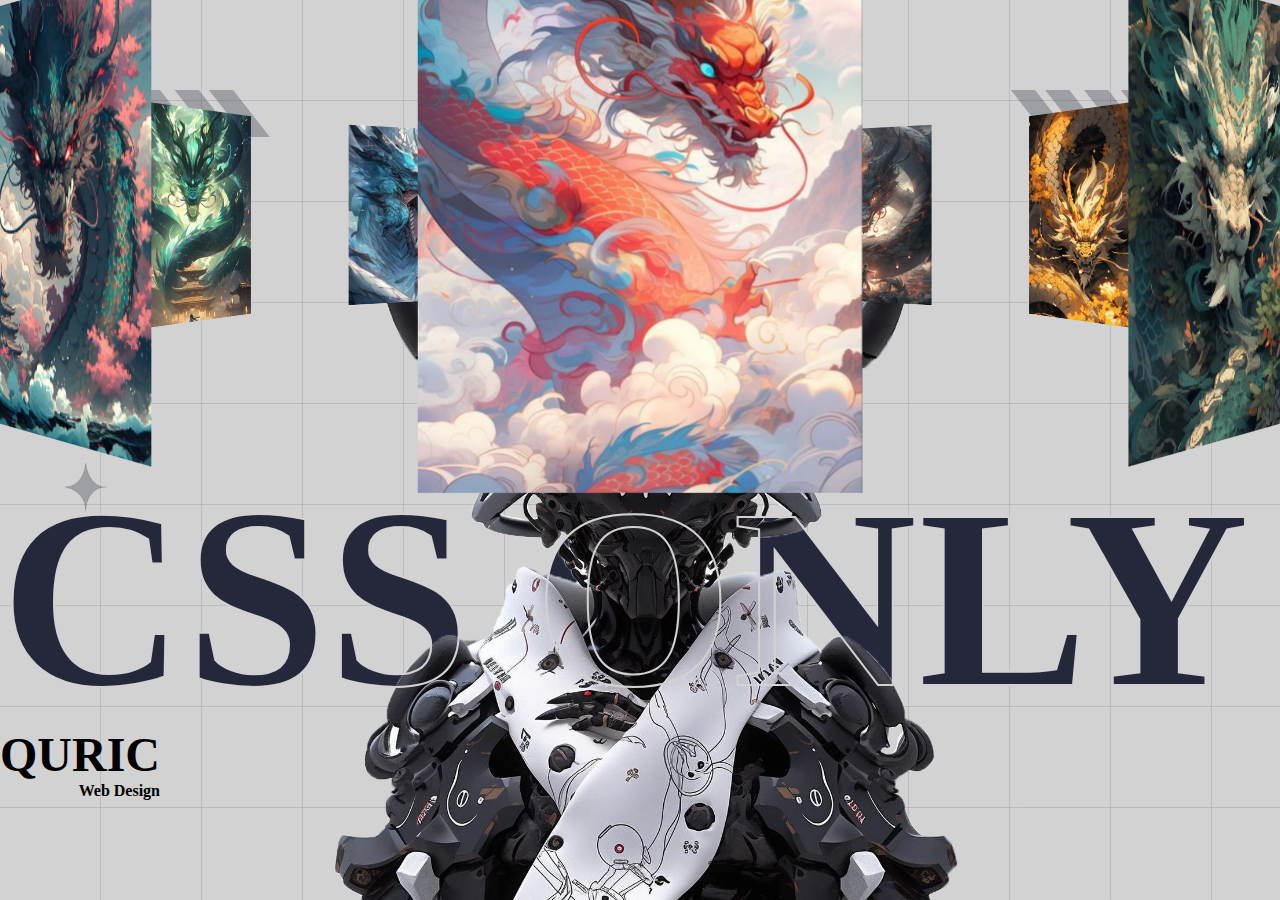
<file: 3D Slider Floating/index.html>
<!DOCTYPE html>
<html lang="en">
  <head>
    <meta charset="UTF-8" />
    <meta name="viewport" content="width=device-width, initial-scale=1.0" />
    <title>Document</title>
    <style>
      * {
        margin: 0;
        padding: 0;
        box-sizing: border-box;
      }
      body {
        background-color: #d2d2d2;
        background-image: repeating-linear-gradient(
            to right,
            transparent 0 100px,
            #25283b22 100px 101px
          ),
          repeating-linear-gradient(
            to bottom,
            transparent 0 100px,
            #25283b22 100px 101px
          );
      }

      body::before {
        position: absolute;
        width: min(1400px, 90vw);
        top: 10%;
        left: 50%;
        height: 90%;
        transform: translateX(-50%);
        content: "";
        background-image: url(images/bg.png);
        background-size: 100%;
        background-repeat: no-repeat;
        background-position: top center;
        pointer-events: none;
      }
    </style>
    <link rel="stylesheet" href="style.css" />
  </head>
  <body>
    <div class="banner">
      <div class="slider" style="--quantity: 10">
        <div class="item" style="--position: 1">
          <img src="images/dragon_1.jpg" alt="" />
        </div>
        <div class="item" style="--position: 2">
          <img src="images/dragon_2.jpg" alt="" />
        </div>
        <div class="item" style="--position: 3">
          <img src="images/dragon_3.jpg" alt="" />
        </div>
        <div class="item" style="--position: 4">
          <img src="images/dragon_4.jpg" alt="" />
        </div>
        <div class="item" style="--position: 5">
          <img src="images/dragon_5.jpg" alt="" />
        </div>
        <div class="item" style="--position: 6">
          <img src="images/dragon_6.jpg" alt="" />
        </div>
        <div class="item" style="--position: 7">
          <img src="images/dragon_7.jpg" alt="" />
        </div>
        <div class="item" style="--position: 8">
          <img src="images/dragon_8.jpg" alt="" />
        </div>
        <div class="item" style="--position: 9">
          <img src="images/dragon_9.jpg" alt="" />
        </div>
        <div class="item" style="--position: 10">
          <img src="images/dragon_10.jpg" alt="" />
        </div>
      </div>
      <div class="content">
        <h1 data-content="CSS ONLY">CSS ONLY</h1>
        <div class="author">
          <h2>QURIC</h2>
          <p><b>Web Design</b></p>
        </div>
        <div class="model"></div>
      </div>
    </div>
  </body>
</html>
</file>
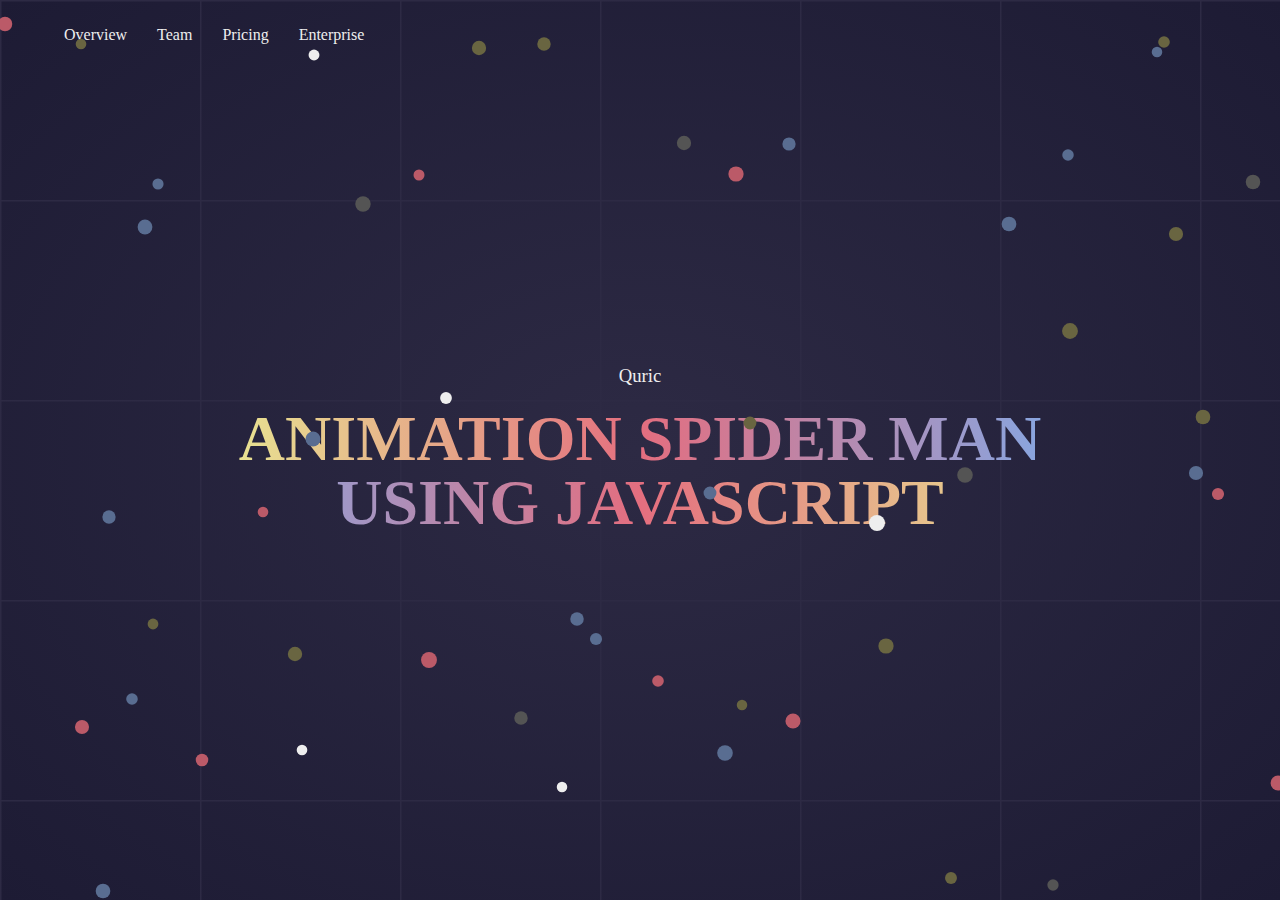
<file: canvas/index.html>
<!DOCTYPE html>
<html lang="en">
  <head>
    <meta charset="UTF-8" />
    <meta name="viewport" content="width=device-width, initial-scale=1.0" />
    <title>Document</title>
    <link rel="stylesheet" href="style.css" />
  </head>
  <body>
    <header>
      <nav>
        <ul>
          <li>Overview</li>
          <li>Team</li>
          <li>Pricing</li>
          <li>Enterprise</li>
        </ul>
      </nav>
    </header>
    <main>
      <div class="banner">
        <h3>Quric</h3>
        <div>
          <h1 class="left">ANIMATION spider man</h1>
          <h1 class="right">using JAvascript</h1>
        </div>

        <canvas id="dotsCanvas"></canvas>
      </div>
    </main>

    <script src="app.js"></script>
  </body>
</html>
</file>
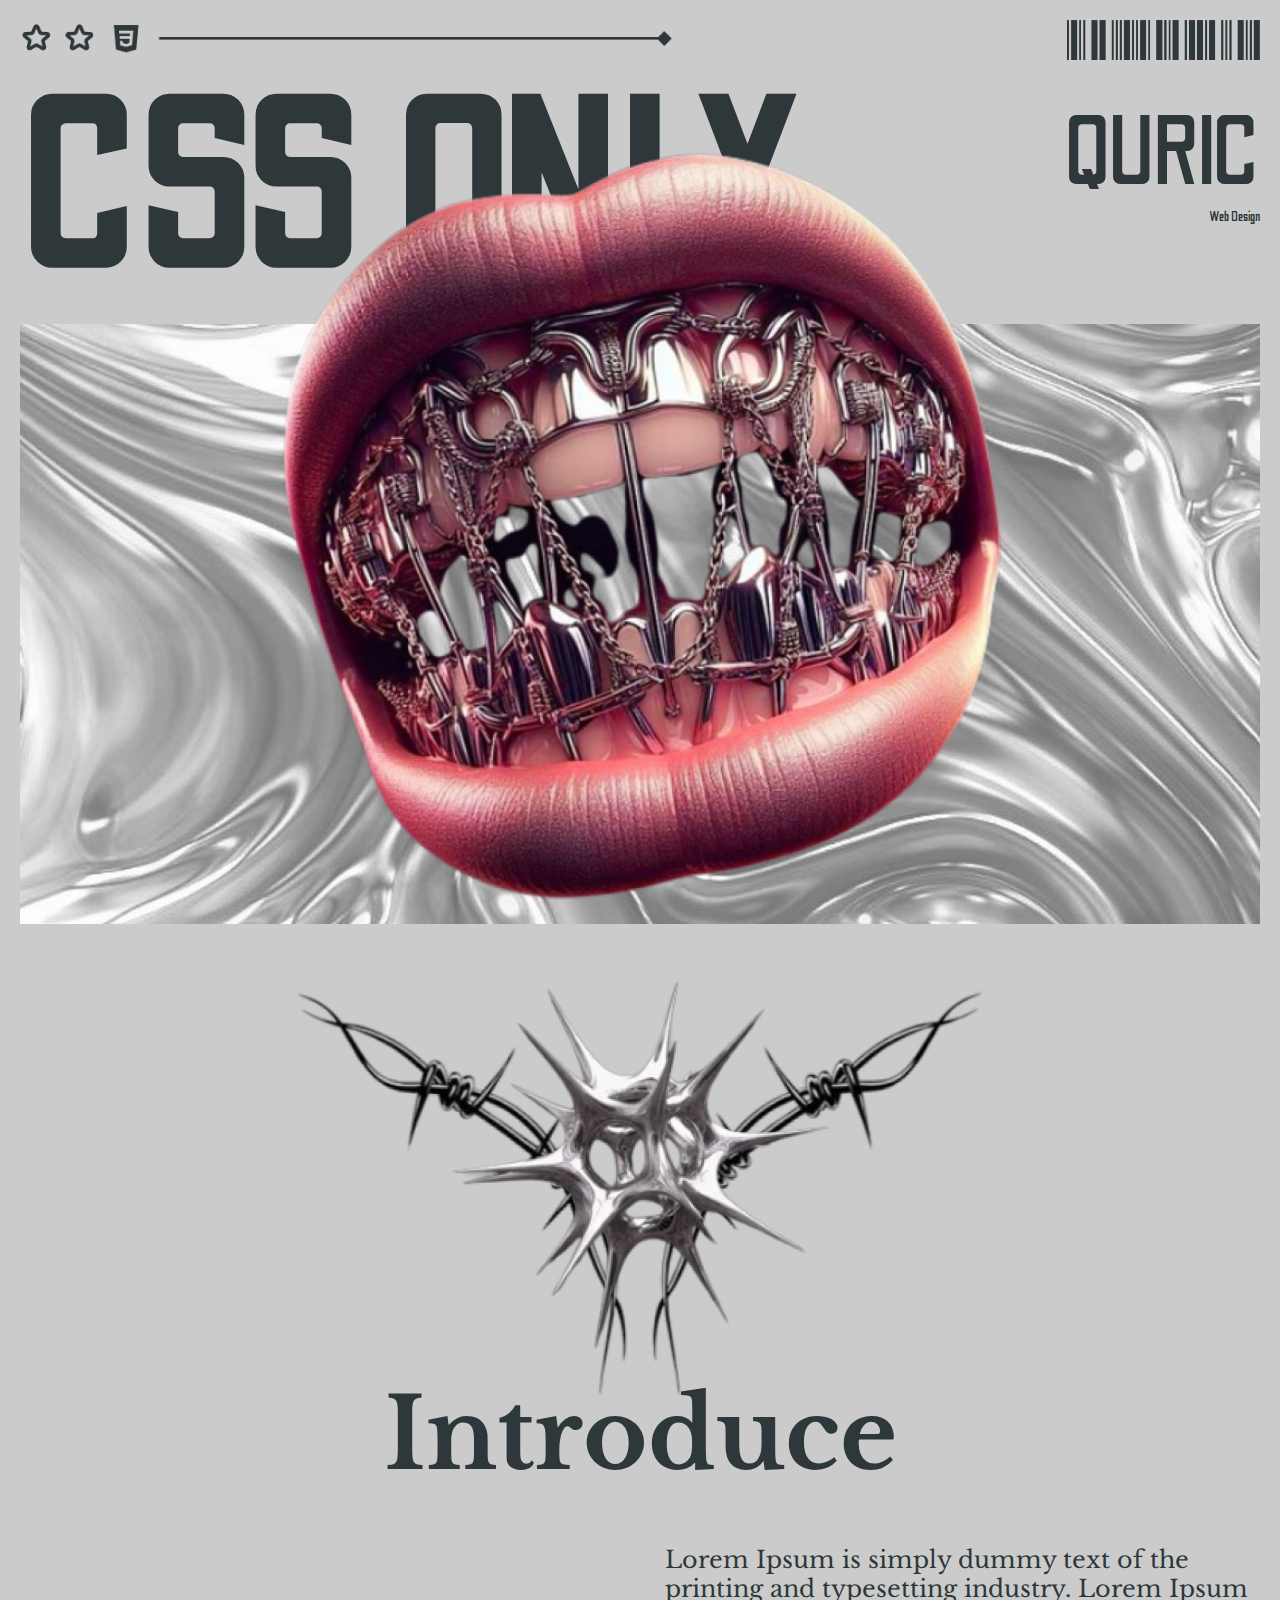
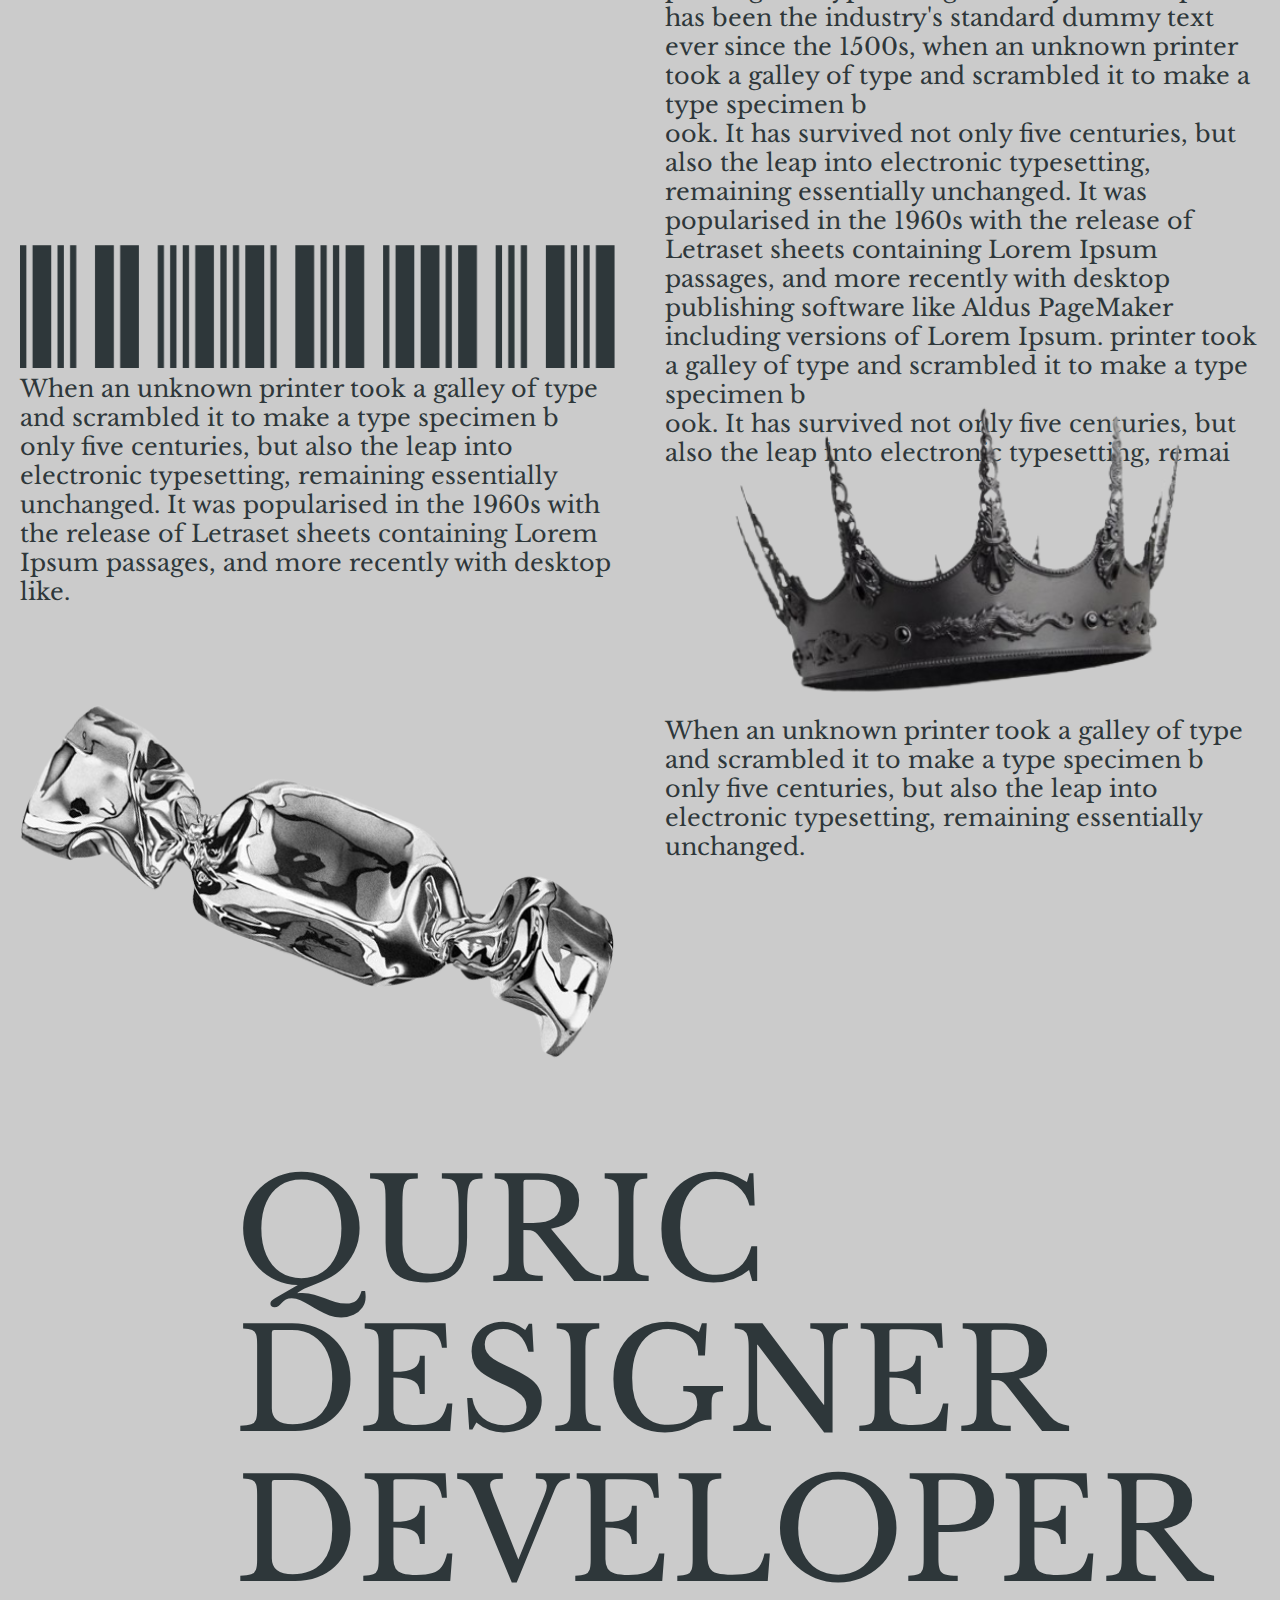
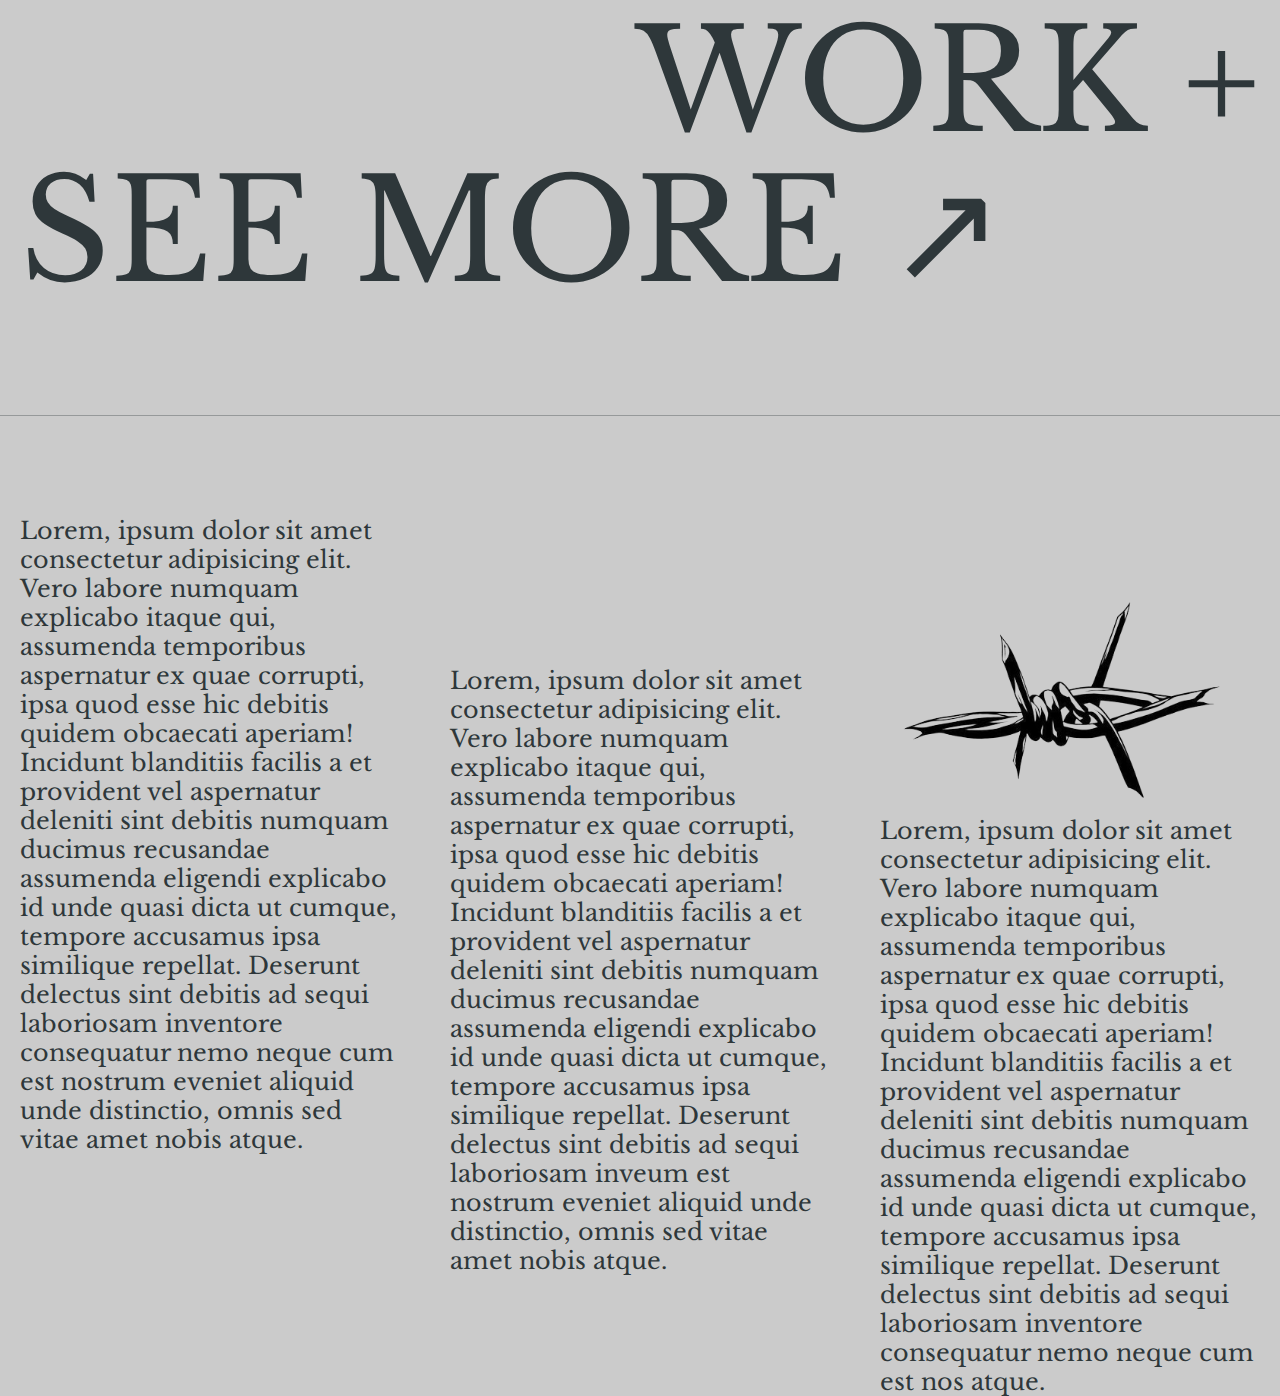
<file: scroll_animation/index.html>
<!DOCTYPE html>
<html lang="en">
  <head>
    <meta charset="UTF-8" />
    <meta name="viewport" content="width=device-width, initial-scale=1.0" />
    <title>Document</title>
    <link rel="stylesheet" href="style.css" />
  </head>
  <body>
    <main>
      <header>
        <img src="images/5.png" alt="" />
        <img src="images/6.png" alt="" />
      </header>
      <section class="banner">
        <div class="content">
          <h1 class="left">CSS ONLY</h1>
          <div class="right">
            <h2>QURIC</h2>
            <p>Web Design</p>
          </div>
          <div class="image">
            <img src="images/mouth.png" alt="" />
          </div>
        </div>
      </section>

      <section class="grid grid-1">
        <figure>
          <img src="images/sich.png" alt="" />
        </figure>
        <figure>
          <img src="images/3.png" alt="" class="autoRotate" />
        </figure>
        <h2 class="autoShow">Introduce</h2>
      </section>

      <section class="grid grid-2">
        <div class="autoShow">
          <figure>
            <img src="images/6.png" alt="" />
          </figure>
          <p>
            When an unknown printer took a galley of type and scrambled it to
            make a type specimen b <br />
            only five centuries, but also the leap into electronic typesetting,
            remaining essentially unchanged. It was popularised in the 1960s
            with the release of Letraset sheets containing Lorem Ipsum passages,
            and more recently with desktop like.
          </p>
        </div>
        <div class="autoShow">
          Lorem Ipsum is simply dummy text of the printing and typesetting
          industry. Lorem Ipsum has been the industry's standard dummy text ever
          since the 1500s, when an unknown printer took a galley of type and
          scrambled it to make a type specimen b <br />
          ook. It has survived not only five centuries, but also the leap into
          electronic typesetting, remaining essentially unchanged. It was
          popularised in the 1960s with the release of Letraset sheets
          containing Lorem Ipsum passages, and more recently with desktop
          publishing software like Aldus PageMaker including versions of Lorem
          Ipsum. printer took a galley of type and scrambled it to make a type
          specimen b <br />
          ook. It has survived not only five centuries, but also the leap into
          electronic typesetting, remai
        </div>

        <div class="autoShow">
          <figure>
            <img src="images/2.png" alt="" />
          </figure>
          <p>
            When an unknown printer took a galley of type and scrambled it to
            make a type specimen b <br />
            only five centuries, but also the leap into electronic typesetting,
            remaining essentially unchanged.
          </p>
        </div>
        <div class="autoShow">
          <figure>
            <img src="images/candy.png" alt="" />
          </figure>
        </div>
      </section>

      <section class="grid grid-3">
        <div class="autoBLur">QURIC</div>
        <div class="autoBLur">DESIGNER</div>
        <div class="autoBLur">DEVELOPER</div>
        <div class="autoBLur">WORK +</div>
        <div class="autoBLur">SEE MORE &#8599;</div>
      </section>
    </main>
    <footer>
      <div class="grid grid-5 content">
        <div>
          Lorem, ipsum dolor sit amet consectetur adipisicing elit. Vero labore
          numquam explicabo itaque qui, assumenda temporibus aspernatur ex quae
          corrupti, ipsa quod esse hic debitis quidem obcaecati aperiam!
          Incidunt blanditiis facilis a et provident vel aspernatur deleniti
          sint debitis numquam ducimus recusandae assumenda eligendi explicabo
          id unde quasi dicta ut cumque, tempore accusamus ipsa similique
          repellat. Deserunt delectus sint debitis ad sequi laboriosam inventore
          consequatur nemo neque cum est nostrum eveniet aliquid unde
          distinctio, omnis sed vitae amet nobis atque.
        </div>
        <div>
          Lorem, ipsum dolor sit amet consectetur adipisicing elit. Vero labore
          numquam explicabo itaque qui, assumenda temporibus aspernatur ex quae
          corrupti, ipsa quod esse hic debitis quidem obcaecati aperiam!
          Incidunt blanditiis facilis a et provident vel aspernatur deleniti
          sint debitis numquam ducimus recusandae assumenda eligendi explicabo
          id unde quasi dicta ut cumque, tempore accusamus ipsa similique
          repellat. Deserunt delectus sint debitis ad sequi laboriosam inveum
          est nostrum eveniet aliquid unde distinctio, omnis sed vitae amet
          nobis atque.
        </div>
        <div>
          Lorem, ipsum dolor sit amet consectetur adipisicing elit. Vero labore
          numquam explicabo itaque qui, assumenda temporibus aspernatur ex quae
          corrupti, ipsa quod esse hic debitis quidem obcaecati aperiam!
          Incidunt blanditiis facilis a et provident vel aspernatur deleniti
          sint debitis numquam ducimus recusandae assumenda eligendi explicabo
          id unde quasi dicta ut cumque, tempore accusamus ipsa similique
          repellat. Deserunt delectus sint debitis ad sequi laboriosam inventore
          consequatur nemo neque cum est nos atque.
        </div>
        <div>
          <figure>
            <img src="images/8.png" alt="" />
          </figure>
        </div>
      </div>
    </footer>
  </body>
</html>
</file>
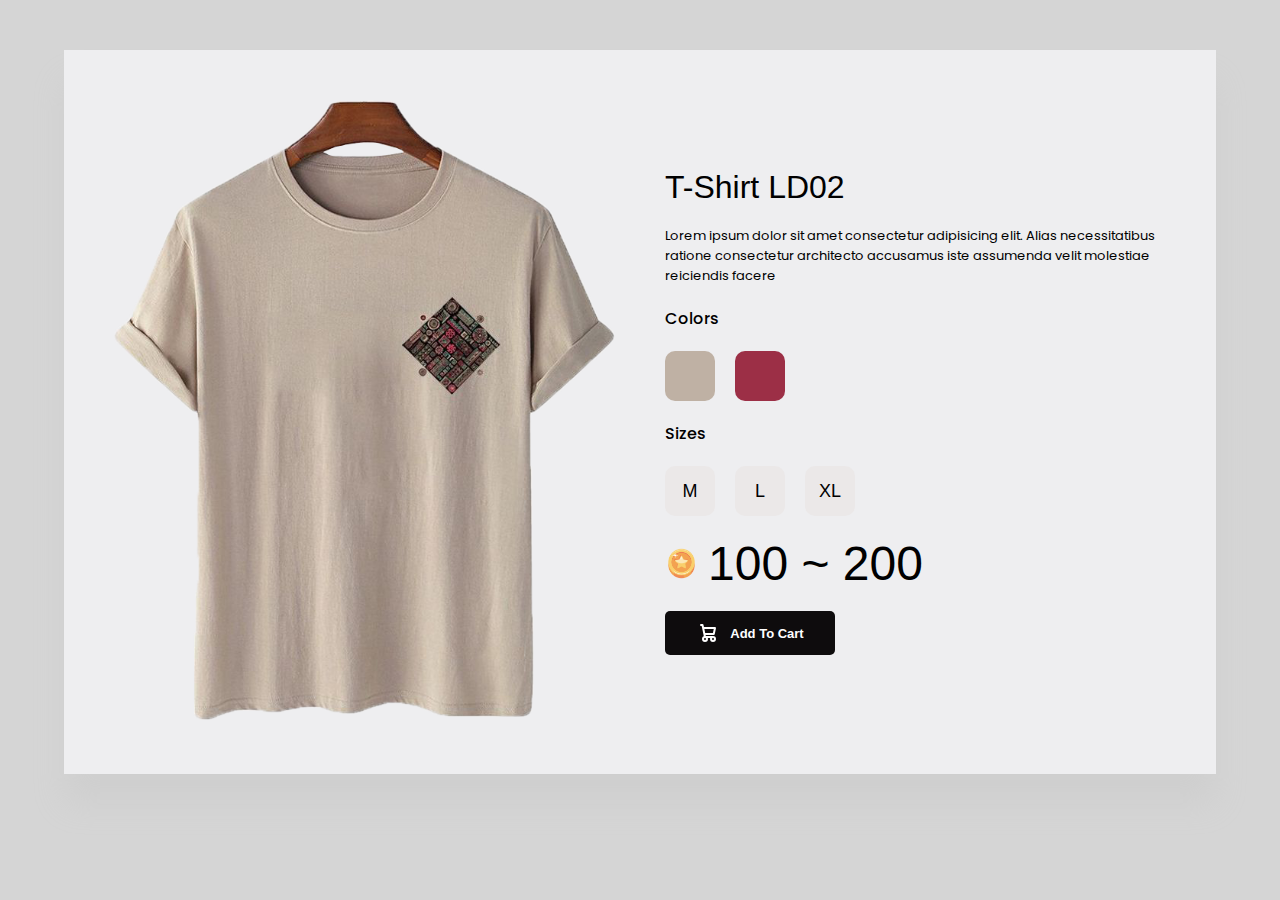
<file: single_product_UI/index.html>
<!DOCTYPE html>
<html lang="en">
<head>
    <meta charset="UTF-8">
    <meta name="viewport" content="width=device-width, initial-scale=1.0">
    <title>Document</title>
    <link rel="stylesheet" href="style.css">
</head>
<body>
    

    <main>
        <div class="detail">
            <div>
                <img src="image.png" alt="" id="image">
            </div>
            <div class="content">
                <h2 id="title"></h2>
                <p class="des" id="description">
                    <!-- 20 -->
                </p>
                <p><b>Colors</b></p>
                <ul id="colors">
                    <!-- <li style="background-color: #bfb1a4;" class="active"></li>
                    <li style="background-color: #9c2f46;"></li>
                    <li style="background-color: #000000;"></li> -->
                </ul>
                <p><b>Sizes</b></p>
                <ul id="sizes">
                    <!-- <li class="active">M</li>
                    <li>L</li>
                    <li>XL</li> -->
                </ul>
                <div class="price">
                    <img src="Coins.png" alt="">
                    <span id="price">150</span>
                </div>
                <div class="buttons">
                    <button>
                        <svg width="24" height="24" fill="none" viewBox="0 0 24 24">
                            <path stroke="currentColor" stroke-linecap="round" stroke-linejoin="round" stroke-width="2" d="M5 4h1.5L9 16m0 0h8m-8 0a2 2 0 1 0 0 4 2 2 0 0 0 0-4Zm8 0a2 2 0 1 0 0 4 2 2 0 0 0 0-4Zm-8.5-3h9.25L19 7H7.312"/>
                        </svg>
                        Add To Cart
                    </button>
                </div>
            </div>
        </div>
        
    </main>


    <script src="app.js"></script>
</body>
</html>
</file>
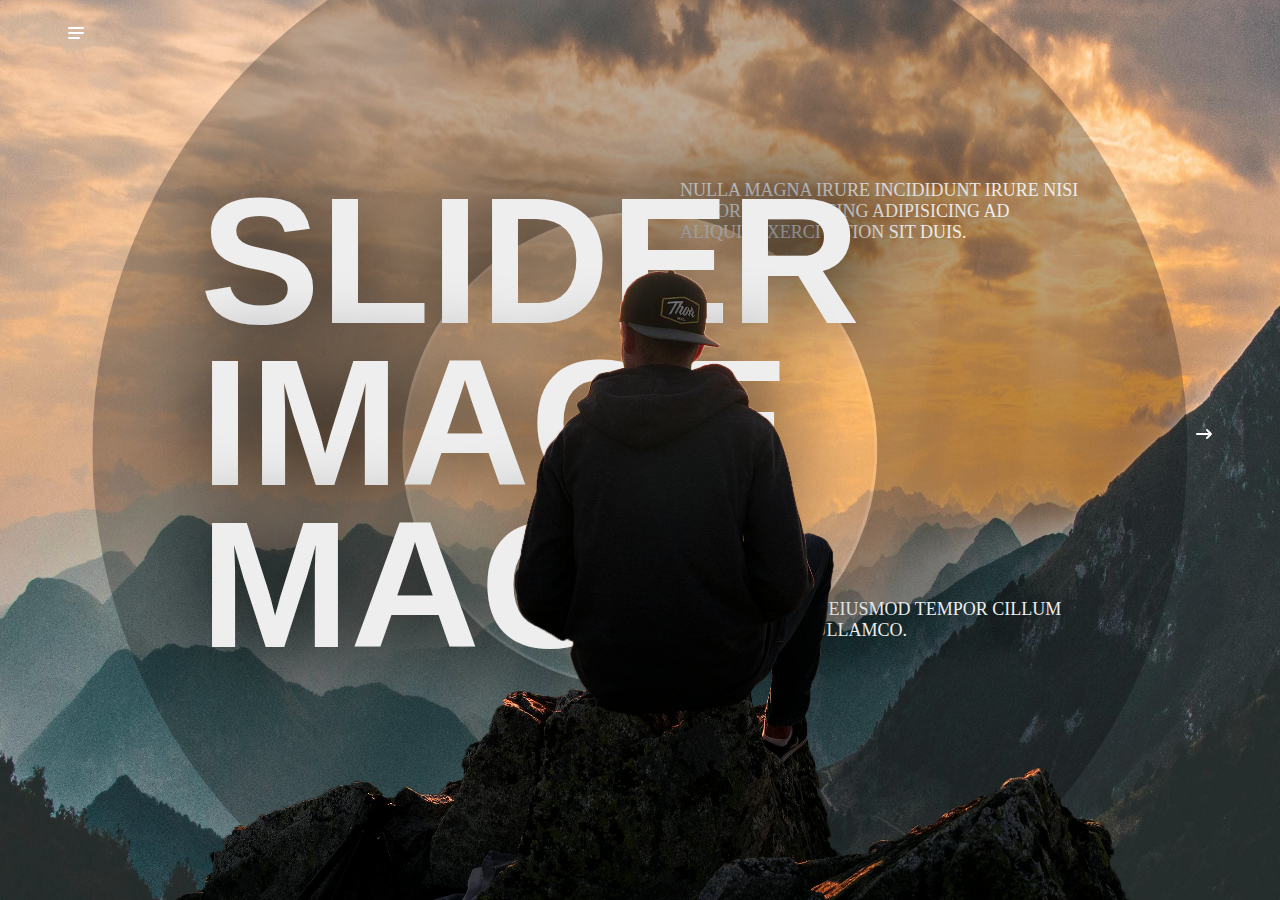
<file: Slider with disc annimation/index.html>
<!DOCTYPE html>
<html lang="en">
  <head>
    <meta charset="UTF-8" />
    <meta name="viewport" content="width=device-width, initial-scale=1.0" />
    <title>Document</title>
    <link rel="stylesheet" href="style.css" />
  </head>
  <body>
    <main>
      <header>
        <nav>
          <svg
            class="w-6 h-6 text-gray-800 dark:text-white"
            aria-hidden="true"
            xmlns="http://www.w3.org/2000/svg"
            width="24"
            height="24"
            fill="none"
            viewBox="0 0 24 24"
          >
            <path
              stroke="currentColor"
              stroke-linecap="round"
              stroke-width="2"
              d="M5 7h14M5 12h14M5 17h10"
            />
          </svg>
        </nav>
      </header>
      <section class="slider">
        <div class="list">
          <div class="item active">
            <div class="image" style="--url: url('img/1.jpg')"></div>
            <div class="content">
              <h2>SLIDER IMAGE MAGIC</h2>
              <p>
                Nulla magna irure incididunt irure nisi laboris adipisicing
                adipisicing ad aliquip exercitation sit duis.
              </p>
              <p>Ex irure minim eiusmod tempor cillum consectetur ullamco.</p>
            </div>
          </div>
          <div class="item">
            <div class="image" style="--url: url('img/2.jpg')"></div>
            <div class="content">
              <h2>SLIDER IMAGE MAGIC</h2>
              <p>
                Nulla magna irure incididunt irure nisi laboris adipisicing
                adipisicing ad aliquip exercitation sit duis.
              </p>
              <p>Ex irure minim eiusmod tempor cillum consectetur ullamco.</p>
            </div>
          </div>
          <div class="item">
            <div class="image" style="--url: url('img/3.jpg')"></div>
            <div class="content">
              <h2>SLIDER IMAGE MAGIC</h2>
              <p>
                Nulla magna irure incididunt irure nisi laboris adipisicing
                adipisicing ad aliquip exercitation sit duis.
              </p>
              <p>Ex irure minim eiusmod tempor cillum consectetur ullamco.</p>
            </div>
          </div>
        </div>
        <div class="arrows">
          <button id="prev">
            <svg
              class="w-6 h-6 text-gray-800 dark:text-white"
              aria-hidden="true"
              xmlns="http://www.w3.org/2000/svg"
              width="24"
              height="24"
              fill="none"
              viewBox="0 0 24 24"
            >
              <path
                stroke="currentColor"
                stroke-linecap="round"
                stroke-linejoin="round"
                stroke-width="2"
                d="M5 12h14M5 12l4-4m-4 4 4 4"
              />
            </svg>
          </button>
          <button id="next">
            <svg
              class="w-6 h-6 text-gray-800 dark:text-white"
              aria-hidden="true"
              xmlns="http://www.w3.org/2000/svg"
              width="24"
              height="24"
              fill="none"
              viewBox="0 0 24 24"
            >
              <path
                stroke="currentColor"
                stroke-linecap="round"
                stroke-linejoin="round"
                stroke-width="2"
                d="M19 12H5m14 0-4 4m4-4-4-4"
              />
            </svg>
          </button>
        </div>
      </section>
    </main>

    <script src="app.js"></script>
  </body>
</html>
</file>
<file: 3D Slider Floating/style.css>
@import url('https://fonts.cdnfonts.com/css/ica-rubrik-black');
@import url('https://fonts.cdnfonts.com/css/poppins');

.banner{
    width: 100%;
    height: 100vh;
    text-align: center;
    overflow: hidden;
    position: relative;
}
.banner .slider{
    position: absolute;
    width: 200px;
    height: 250px;
    top: 10%;
    left: calc(50% - 100px);
    transform-style: preserve-3d;
    transform: perspective(1000px);
    animation: autoRun 20s linear infinite;
    z-index: 2;
}
@keyframes autoRun{
    from{
        transform: perspective(1000px) rotateX(-16deg) rotateY(0deg);
    }to{
        transform: perspective(1000px) rotateX(-16deg) rotateY(360deg);
    }
}

.banner .slider .item{
    position: absolute;
    inset: 0 0 0 0;
    transform: 
        rotateY(calc( (var(--position) - 1) * (360 / var(--quantity)) * 1deg))
        translateZ(550px);
}
.banner .slider .item img{
    width: 100%;
    height: 100%;
    object-fit: cover;
}
.banner .content{
    position: absolute;
    bottom: 0;
    left: 50%;
    transform: translateX(-50%);
    width: min(1400px, 100vw);
    height: max-content;
    padding-bottom: 100px;
    display: flex;
    flex-wrap: wrap;
    justify-content: space-between;
    align-items: center;
    z-index: 1;
}
.banner .content h1{
    font-family: 'ICA Rubrik';
    font-size: 16em;
    line-height: 1em;
    color: #25283B;
    position: relative;
}
.banner .content h1::after{
    position: absolute;
    inset: 0 0 0 0;
    content: attr(data-content);
    z-index: 2;
    -webkit-text-stroke: 2px #d2d2d2;
    color: transparent;
}
.banner .content .author{
    font-family: Poppins;
    text-align: right;
    max-width: 200px;
}
.banner .content h2{
    font-size: 3em;
}
.banner .content .model{
    background-image: url(images/model.png);
    width: 100%;
    height: 75vh;
    position: absolute;
    bottom: 0;
    left: 0;
    background-size: auto 130%;
    background-repeat: no-repeat;
    background-position: top center;
    z-index: 1;
}
@media screen and (max-width: 1023px) {
    .banner .slider{
        width: 160px;
        height: 200px;
        left: calc(50% - 80px);
    }
    .banner .slider .item{
        transform: 
            rotateY(calc( (var(--position) - 1) * (360 / var(--quantity)) * 1deg))
            translateZ(300px);
    }
    .banner .content h1{
        text-align: center;
        width: 100%;
        text-shadow: 0 10px 20px #000;
        font-size: 7em;
    }
    .banner .content .author{
        color: #fff;
        padding: 20px;
        text-shadow: 0 10px 20px #000;
        z-index: 2;
        max-width: unset;
        width: 100%;
        text-align: center;
        padding: 0 30px;
    }
}
@media screen and (max-width: 767px) {
    .banner .slider{
        width: 100px;
        height: 150px;
        left: calc(50% - 50px);
    }
    .banner .slider .item{
        transform: 
            rotateY(calc( (var(--position) - 1) * (360 / var(--quantity)) * 1deg))
            translateZ(180px);
    }
    .banner .content h1{
        font-size: 5em;
    }
}
</file>
<file: canvas/style.css>
body{
    color: #eee;
    font-family: Poppins;
    margin: 0;
    background-image:
    repeating-linear-gradient(
        to right, #2d2a44 0 1px, transparent 2px 200px
    ),
    repeating-linear-gradient(
        to bottom, #2d2a44 0 1px, transparent 2px 200px
    ),
    radial-gradient(
        at 50% 50%, #2d2a44, #1d1b34
    );
}
::-webkit-scrollbar{
    width: 0;
}
*{
    padding: 0;
    margin: 0;
    box-sizing: border-box;
    list-style: none;
}
header img{
    width: 30px;
}
header{
    width: min(1200px, 90vw);
    margin: auto;
    height: 70px;
    display: flex;
    justify-content: space-between;
    align-items: center;
}
header nav ul{
    display: flex;
    gap: 30px;
}
main{
}
main .banner{
    height: 100vh;
    display: flex;
    flex-direction: column;
    justify-content: center;
    align-items: center;
    gap: 20px;
    text-align: center;
    margin-top: -70px;
}
h1, h2, h3, h4, h5, h6{
    font-weight: 500;
}
.banner button{
    all: unset;
    border: 1px solid #afaeae55;
    padding: 10px 20px;
    border-radius: 20px;
    background-image: linear-gradient(
        to bottom, #eee1, transparent, #eee1
    );
    cursor: pointer;
    transition: 0.5s;
}
.banner button:hover{
    background-color: #c691e6;
    color: #040018;
    box-shadow: 0 0 50px #c691e6;
    
}
h1{
    --to: left;
    font-size: 4em;
    font-weight: bold;
    background-image: linear-gradient(
        to var(--to), #89a5df, #e46e7f, #e8e191
    );
    -webkit-background-clip: text;
    -webkit-text-fill-color: transparent;
    text-transform: uppercase;
    line-height: 1em;

}
h1.right{
    --to: right;
}

.banner{
    position: relative;
}
.banner #dotsCanvas{
    position: absolute;
    width: 100%;
    height: 100%;
    top: 0;
    left: 0;
    pointer-events: none;
}
</file>
<file: scroll_animation/style.css>
@import url('https://fonts.googleapis.com/css2?family=Libre+Baskerville:ital,wght@0,400;0,700;1,400&family=Odibee+Sans&display=swap');
html, body{
    scroll-behavior: smooth;
}
body{
    background-color: #CBCBCB;
    margin: 0;
    font-size: 14px;
    color: #2E373A;
    font-family: "Libre Baskerville", sans-serif;
}
*{
    padding: 0;
    margin: 0;
    box-sizing: border-box;
    list-style: none;
}
main{
    width: min(1400px, 100vw);
    margin: auto;
    padding: 20px;
}
header{
    display: flex;
    justify-content: space-between;
    align-items: center;
    flex-wrap: wrap;
}
header img{
    height: 40px;
}
.banner .content{
    font-family: "Odibee Sans", sans-serif;
    display: flex;
    justify-content: space-between;
    align-items: center;
    flex-wrap: wrap;
}
.banner .content h1{
    font-size: 17em;
}
.banner .content .right{
    text-align: right;
    transform: translateY(-30px);
}
.banner .content .right h2{
    font-size: 7em;
    font-weight: 200;
}
.banner .image{
    width: 100%;
    height: 600px;
    background-image: url(images/banner.png);
    position: relative;
}
.banner .image img{
    position: absolute;
    height: 130%;
    left: 50%;
    transform: translateX(-50%);
    bottom: 0px;
}
.grid figure img{
    width: 100%;
}

.grid{
    display: grid;
    grid-template-columns: repeat(6, 1fr);
    grid-template-rows: repeat(var(--row), 100px);
    margin-top: 50px;
    gap: 50px;
}
.grid-1 figure:nth-child(1){
    grid-column: 2 / 6;
    grid-row: 1;
}
.grid-1 figure:nth-child(2){
    grid-column: 3 / 5;
    grid-row: 1;
}
.grid-1 h2:nth-child(3){
    font-size: 7em;
    grid-column: 1 / 7;
    text-align: center;
    grid-row: 5;
    z-index: 1;
}
.grid-1{
    --row: 2;
}
.grid-2{
    --row: 8;
    font-size: 1.7em;
}
.grid-2 div:nth-child(1){
    grid-column: 1 / 4;
    grid-row: 3;
}
.grid-2 div:nth-child(2){
    grid-column: 4 / 7;
    grid-row: 1;
}
.grid-2 div:nth-child(3){
    grid-column: 4 / 7;
    grid-row: 4;
}
.grid-2 div:nth-child(4){
    grid-column: 1 / 4;
    grid-row: 6;
}
.grid-3{
    --row: 6;
    font-size: 10em;
}
.grid-3 div{
    grid-column: 2/ 6;
    text-wrap: nowrap;
}
.grid-3 div:nth-child(even){
    text-align: right;
}
.grid-3 div:nth-child(5){
    grid-column: 1/ 6;
}
.grid-3 div:nth-child(4){
    grid-column: 1/ 7;
}
footer{
    border-top: 1px solid #2E373A55;
    min-height: 100vh;
}
footer .content{
    width: min(1400px, 100vw);
    margin: auto;
    padding: 100px 20px;
}
.grid-5{
    --row: 5;
    font-size:1.7em;
}
.grid-5 div:nth-child(1){
    grid-row: 1;
    grid-column: 1 / 3;
}
.grid-5 div:nth-child(2){
    grid-row: 2;
    grid-column: 3 / 5;
}
.grid-5 div:nth-child(3){
    grid-row: 3;
    grid-column: 5 / 7;
}
.grid-5 div:nth-child(4){
    grid-row: 1;
    grid-column: 5 / 7;
}

@media screen and (max-width: 1023px){
    header img{
        height: 2em;
    }
    .banner .content h1{
        font-size: 12em;
    }
    .banner .content .right{
        transform: none;
    }
    .grid-2 div:nth-child(1){
        grid-row: 2;
    }
    .grid-2 div:nth-child(3){
        grid-row: 6;
    }
    .grid-2 div:nth-child(4){
        grid-row: 5;
    }
    .grid-3{
        font-size: 5em;
        line-height: 1em;
    }
}
@media screen and (max-width: 1023px){
    header img{
        height: unset;
        width: 100%;
    }
    .banner .content h1{
        font-size: 7em;
    }
    .banner .content{
        text-align: center;
        display: flex;
        justify-content: center;
        align-items: center;
    }
    .banner{
        overflow: hidden;
    }
    .grid-1 h2:nth-child(3){
        font-size: 3em;
    }
    .grid{
        display: block;
    }
    .grid-3{
        font-size: 4em;
        display: block;
        margin-bottom: 100px;
    }
}

.autoRotate{
    animation: autoRotateAnimation;
    animation-timeline: view();
}
@keyframes autoRotateAnimation{
    from{
        transform: rotate(0deg);
    }
    to{
        transform: rotate(360deg);
    }
}
.autoShow{
    animation: autoShowAnimation both;
    animation-timeline: view(70% 5%);

}
@keyframes autoShowAnimation{
    from{
        opacity: 0;
        transform: translateY(200px) scale(0.3);
    }to{
        opacity: 1;
        transform: translateY(0) scale(1);
    }
}
.autoBLur{
    animation: autoBLurAnimation linear both;
    animation-timeline: view();
}
@keyframes autoBLurAnimation{
    0%{
        filter: blur(40px);
    }
    45%, 55%{
        filter: blur(0px);
    }
    100%{
        filter: blur(40px);
    }
}
</file>
<file: single_product_UI/style.css>
@import url('https://fonts.cdnfonts.com/css/lt-galaxy-reverse');
@import url('https://fonts.googleapis.com/css2?family=Poppins:ital,wght@0,100;0,200;0,300;0,400;0,500;0,600;0,700;0,800;0,900;1,100;1,200;1,300;1,400;1,500;1,600;1,700;1,800;1,900&display=swap');

body{
    background-color: #d5d5d5;
    margin: 0;
    font-family: sans-serif;
}

*{
    padding: 0;
    margin: 0;
    box-sizing: border-box;
    list-style: none;
}
main{
    background-color: #eeeef0;
    width: min(1200px, 90vw);
    margin: auto;
    margin-top: 50px;
    box-shadow: 0 30px 30px #cfcfcf;
}
.description img{
    width: 100%;
}
.detail{
    display: grid;
    grid-template-columns: repeat(2, 1fr);
    padding: 50px;
    justify-content: center;
    align-items: center;
    gap: 50px;
}
.detail img{
    width: 100%;
}
.detail h2{
    font-size: 2em;
    font-weight: 500;
    font-family: sans-serif;
}
.detail ul{
    display: grid;
    grid-template-columns: repeat(auto-fill, 50px);
    grid-template-rows: repeat(auto-fill, 50px);
    gap: 20px;
}
.detail ul li{
    background-color: #ebe8e8;
    font-size: large;
    font-weight: 500;
    display: flex;
    justify-content: center;
    align-items: center;
    cursor: pointer;
    border-radius: 10px;
    transition: box-shadow 0.5s;
}
.detail .price img{
    width: 33px;
}
.detail .price{
    display: flex;
    align-items: center;
    gap: 10px;
    font-size: 3em;
    font-weight: 500;
    font-family: 'LT Galaxy Reverse', sans-serif;
}
.buttons{
    display: grid;
    grid-template-columns: repeat(auto-fill, 170px);
    gap: 20px;
}
.buttons button{
    all: unset;
    display: flex;
    justify-content: center;
    align-items: center;
    gap: 10px;
    background-color: #0e0c0d;
    color: #fff;
    font-family: sans-serif;
    font-weight: bold;
    font-size: small;
    padding: 10px 0;
    border-radius: 5px;

}
.detail .content{
    display: flex;
    flex-direction: column;
    gap: 20px;
}
.detail .content .des{
    font-size: small;
    font-family: Poppins;
}
.detail b{
    font-family: Poppins;
    font-weight: 500;
}
.detail li.active{
    border: 4px solid #fff;
    box-shadow: 0 10px 50px #555;
}
/* #title,
#description,
#colors,
#sizes,
#price{
    border: 1px solid red;
    position: relative;
    --content: '#price';
    width: max-content;
    min-width: 100px;
    max-width: 400px;
    min-height: 40px;
}
#description{
    --content: '#description';
}
#colors{
    --content: '#colors';
}
#sizes{
    --content: '#sizes';
}
#colors{
    --content: '#colors';
}
#title{
    --content: '#title';
}
#title::after,
#description::after,
#colors::after,
#sizes::after,
#price::after{
    content: var(--content);
    position: absolute;
    background-color: red;
    color: #fff;
    font-size: 20px;
    bottom: 100%;
    right: 0;
    pointer-events: none;
} */
</file>
<file: Slider with disc annimation/style.css>
@import url("https://fonts.cdnfonts.com/css/bebas-neue");
@import url("https://fonts.cdnfonts.com/css/poppins");
/* 1200 x 780 */
body {
  margin: 0;
  font-size: 15px;
  background-color: darkslategray;
}
* {
  padding: 0;
  margin: 0;
  box-sizing: border-box;
  list-style: none;
}
svg {
  color: #fff;
}
:root {
  --width-default: min(1200px, 90vw);
  --diameter: 1432px;
}
.logo img {
  width: 50px;
}
header {
  width: var(--width-default);
  height: 70px;
  margin: auto;
  display: flex;
  justify-content: space-between;
  align-items: center;
  position: relative;
  z-index: 1;
}
.slider {
  /* background-color: red; */
  color: #eee;
  width: 100vw;
  height: 100vh;
  position: relative;
  overflow: hidden;
  margin-top: -70px;
}
.slider .list .item {
  position: absolute;
  inset: 0 0 0 0;
  display: flex;
  justify-content: center;
  align-items: center;
  transition: 1s;
}
.slider .list .item .content {
  position: absolute;
  top: 20%;
  left: 50%;
  transform: translateX(-50%);
  width: max-content;
  max-width: 100%;
  text-align: center;
  display: grid;
  grid-template-columns: repeat(2, 400px);
  text-align: left;
  gap: 80px;
  font-size: 1.2em;
  text-transform: uppercase;
  font-family: Poppins;
  text-shadow: 0 0 80px #000;
}
.slider .list .item .content h2 {
  font-size: 10em;
  font-family: "Bebas Neue", sans-serif;
  line-height: 0.9em;
  transform: translateY(-100%);
  transition: transform 1s;
  grid-row-start: 1;
  grid-row-end: 3;
}
.slider .list .item .content p {
}
.slider .list .item .content p:last-child {
  display: flex;
  justify-content: start;
  align-items: end;
  padding-bottom: 25px;
}
/* item default */
.slider .list .item .image {
  flex-shrink: 0;
  width: var(--diameter);
  height: var(--diameter);
  background-image: var(--url);
  background-size: var(--diameter) var(--diameter);
  background-position: center;
  border-radius: 50%;
  transform: rotate(-60deg);
  position: relative;
  transition: 1s;
}
.slider .list .item .image::before,
.slider .list .item .image::after {
  position: absolute;
  width: 70%;
  height: 70%;
  content: "";
  border-radius: 50%;
  top: 50%;
  left: 50%;
  transform: translate(-50%, -50%) rotate(-120deg);
  background-image: linear-gradient(to right, #0004, #0004), var(--url);
  background-size: var(--diameter) var(--diameter);
  background-position: center;
  transition: 1s;
}
.slider .list .item .image::after {
  width: 30%;
  height: 30%;
  background-image: var(--url);
  border: 3px solid #fff2;
  transform: translate(-50%, -50%) rotate(-170deg);
}

/* default  */
.slider .list .item .image {
  filter: blur(30px);
}

.slider .list .item {
  pointer-events: none;
  opacity: 0;
}
/* item active */
.slider .list .item.active {
  pointer-events: auto;
  opacity: 1;
}
.slider .item.active .image {
  filter: blur(0px);
  transform: rotate(0deg);
}
.slider .item.active .image::before,
.slider .item.active .image::after {
  transform: translate(-50%, -50%) rotate(0deg);
}
.slider .list .item.active .content h2 {
  transform: translateY(0);
}

/* item phía sau */
.slider .list .item.active ~ .item {
  opacity: 0;
}
.slider .item.active ~ .item .image {
  transform: rotate(60deg);
}
.slider .item.active ~ .item .image::before {
  transform: translate(-50%, -50%) rotate(120deg);
}
.slider .item.active ~ .item .image::after {
  transform: translate(-50%, -50%) rotate(170deg);
}
.slider .list .item.active ~ .item .content h2 {
  transform: translateY(100%);
}
/* arrows */
.arrows {
  position: absolute;
  left: 50%;
  transform: translateX(-50%);
  bottom: 50%;
  width: var(--width-default);
  display: flex;
  justify-content: space-between;
}
.arrows button {
  all: unset;
  cursor: pointer;
}
.slider .list::after {
  position: absolute;
  content: "";
  bottom: 0;
  width: min(1000px, 100vw);
  height: 70%;
  left: 50%;
  transform: translateX(-50%);
  background-image: url(img/model.png);
  background-size: cover;
  background-position: top;
  pointer-events: none;
  animation: showModel 1s ease-in-out 1 forwards;
}
@keyframes showModel {
  from {
    transform: translateX(-50%) scale(1.3) translateY(88px);
  }
}

.arrows button.d-none {
  opacity: 0;
  pointer-events: none;
}
@media all and (max-width: 1024px) {
  .slider .list .item .content {
    grid-template-columns: repeat(2, 300px);
  }
  .slider .list .item .content h2 {
    font-size: 8em;
  }
}
@media all and (max-width: 767px) {
  .slider .list .item .content {
    grid-template-columns: 80%;
    justify-content: center;
    gap: 20px;
    top: 70px;
  }
  .slider .list .item .content h2 {
    font-size: 4em;
  }
  .slider .list .item .content p {
    font-size: small;
  }
}
</file>
